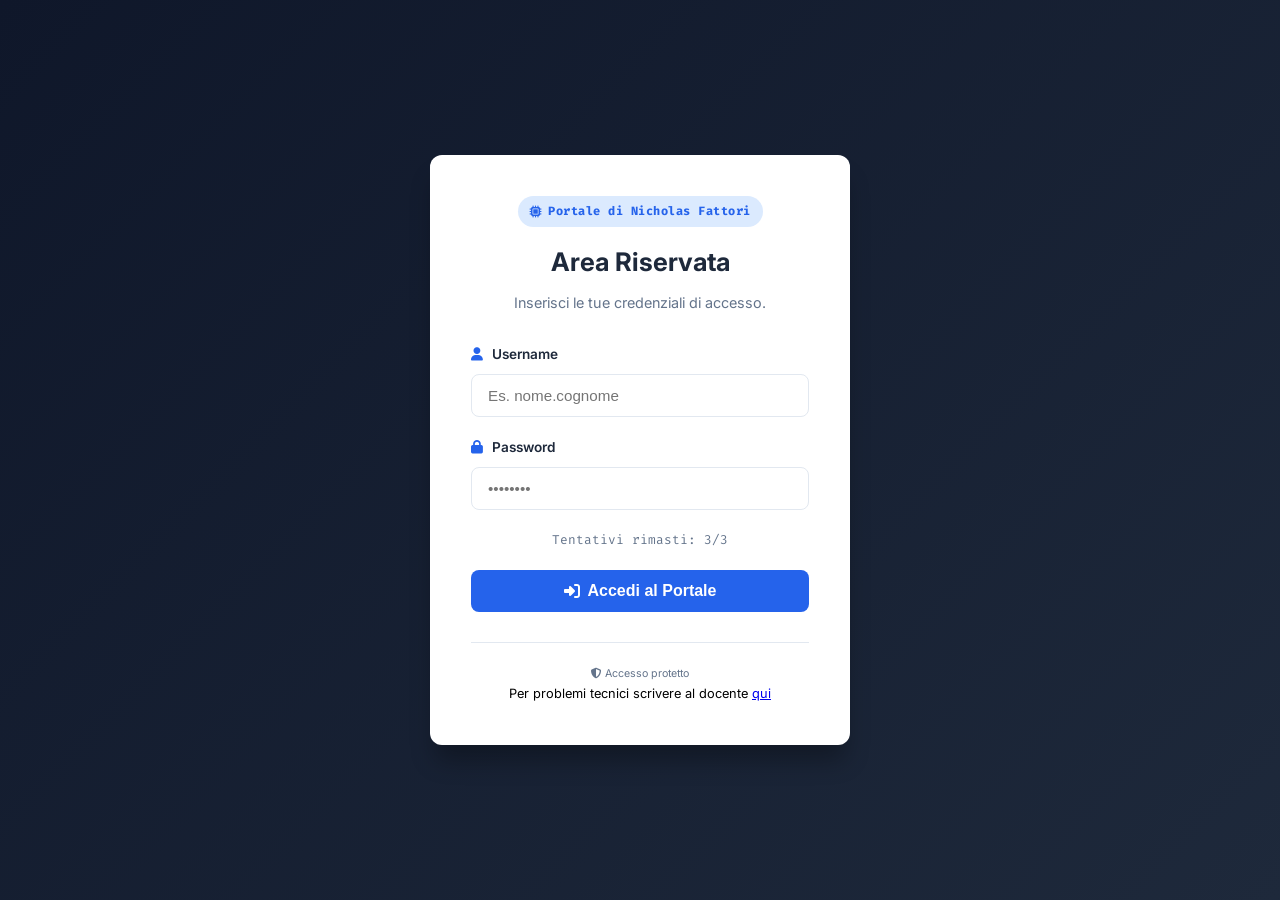
<file: index.html>
<!DOCTYPE html>
<html lang="it">
<head>
    <meta charset="UTF-8">
    <meta name="viewport" content="width=device-width, initial-scale=1.0">
    <title>Portale Didattico del Prof. Nicholas Fattori</title>
    <link rel="stylesheet" href="style.css">
    <link href="https://fonts.googleapis.com/css2?family=Inter:wght@300;400;500;600;700&family=Fira+Code:wght@400;500&display=swap" rel="stylesheet">
    <link rel="stylesheet" href="https://cdnjs.cloudflare.com/ajax/libs/font-awesome/6.4.0/css/all.min.css">
</head>
<body>

    <!-- SCRIPT DI PROTEZIONE ACCESSO -->
    <script>
        if (sessionStorage.getItem("isLoggedIn") !== "true") {
            window.location.href = "login.html";
        }
    </script>

    <div class="app-layout">
        <!-- SIDEBAR DI NAVIGAZIONE -->
        <aside class="sidebar" id="sidebar">
            <div class="sidebar-header">
                <div class="logo-icon"><i class="fa-solid fa-atom"></i></div>
                <div class="logo-text">
                    <h2>Portale didattico</h2>
                    <span>Prof. Nicholas Fattori</span>
                </div>
                <button class="close-sidebar" id="closeSidebar"><i class="fa-solid fa-xmark"></i></button>
            </div>

            <nav class="sidebar-nav">
                <a href="#home" class="nav-item active" data-section="home">
                    <i class="fa-solid fa-house"></i> Home
                </a>
                <a href="#elettrotecnica" class="nav-item" data-section="elettrotecnica">
                    <i class="fa-solid fa-bolt"></i> Elettrotecnica
                </a>
                <a href="#elettronica" class="nav-item" data-section="elettronica">
                    <i class="fa-solid fa-microchip"></i> Elettronica
                </a>
                <a href="#impiantistica" class="nav-item" data-section="impiantistica">
                    <i class="fa-solid fa-network-wired"></i> Impiantistica
                </a>
                <a href="#laboratorio" class="nav-item" data-section="laboratorio">
                    <i class="fa-solid fa-flask-vial"></i> Laboratorio
                </a>
            </nav>

            <div class="sidebar-footer">
                <div class="user-info">
                    <i class="fa-solid fa-user-gear"></i>
                    <div>
                        <strong id="userNameDisplay">Docente</strong>
                        <small id="userRoleDisplay">Amministratore</small>
                    </div>
                </div>
                <button id="logoutBtn" class="btn-logout" title="Esci dal portale">
                    <i class="fa-solid fa-right-from-bracket"></i>
                </button>
            </div>
        </aside>

        <!-- CONTENUTO PRINCIPALE -->
        <main class="main-content">
            <!-- TOPBAR MOBILE & DESKTOP -->
            <header class="topbar">
                <button class="menu-toggle" id="menuToggle"><i class="fa-solid fa-bars"></i></button>
                <div class="breadcrumb">
                    <span id="currentSectionTitle">Home Dashboard</span>
                </div>
                <div class="topbar-right">
                    <span class="status-indicator"><span class="dot"></span> Sistema Attivo</span>
                </div>
            </header>

            <!-- AREE CONTENUTO (Sezioni) -->
            <div class="content-body">

                <!-- 1. SEZIONE HOME -->
                <section id="sec-home" class="content-section active">
                    <div class="hero-card">
                        <div class="hero-text">
                            <span class="badge-tag">Benvenuto nel portale didattico</span>
                            <p>Naviga attraverso le sezioni per trovare gli argomenti di studio.</p>
                            </div>
                       
                        <div class="hero-graphic">
                            <i class="fa-solid fa-cubes-stacked floating-icon"></i>
                        </div>
                    </div>

                    <div class="section-title-wrapper">
                        <h2><i class="fa-solid fa-compass"></i> Accesso Rapido alle Aree</h2>
                        <p>Scegli la sezione di interesse ed inizia ad esplorare i contenuti.</p>
                    </div>

                    <div class="cards-grid">
                        <div class="nav-card" onclick="switchSection('elettrotecnica')">
                            <div class="card-icon"><i class="fa-solid fa-bolt"></i></div>
                            <h3>Elettrotecnica</h3>
                            
                            <span class="card-link">Accedi alla sezione <i class="fa-solid fa-arrow-right"></i></span>
                        </div>

                        <div class="nav-card" onclick="switchSection('elettronica')">
                            <div class="card-icon"><i class="fa-solid fa-microchip"></i></div>
                            <h3>Elettronica</h3>
       
                            <span class="card-link">Accedi alla sezione <i class="fa-solid fa-arrow-right"></i></span>
                        </div>

                        <div class="nav-card" onclick="switchSection('impiantistica')">
                            <div class="card-icon"><i class="fa-solid fa-network-wired"></i></div>
                            <h3>Impiantistica</h3>
                            <span class="card-link">Accedi alla sezione <i class="fa-solid fa-arrow-right"></i></span>
                        </div>

                        <div class="nav-card" onclick="switchSection('laboratorio')">
                            <div class="card-icon"><i class="fa-solid fa-flask-vial"></i></div>
                            <h3>Laboratorio</h3>
                            <span class="card-link">Accedi alla sezione <i class="fa-solid fa-arrow-right"></i></span>
                        </div>
                    </div>
                </section>

                <!-- 2. SEZIONE ELETTROTECNICA -->
                <section id="sec-elettrotecnica" class="content-section">
                    <div class="section-header-box">
                        <div>
                            <h2><i class="fa-solid fa-bolt"></i> Elettrotecnica</h2>
                        </div>
					</div>
					<div>
                        <h3>Come nasce la magia: la teoria dell'atomo</h3>
<p>Parlare di elettricità, significa studiare la nostra quotidianità, un fenomeno così comune da nemmeno pensare che cos’è e da dove viene. È un elemento fondamentale riscontrabile nella struttura della materia. Dobbiamo dunque introdurre l’atomo, la più̀ piccola particella fisica in cui può̀ essere divisa la materia, costituito da un nucleo che contiene neutroni e protoni e da elettroni che girano su orbite attorno al nucleo.</p>
<div class="container">
<img src="atomo.gif" width="250" height="250" alt="Animazione di un atomo" />
</div>
<p align="center"> Struttura di un atomo</p>


<p>Gli elettroni ruotano intorno al nucleo alla velocità della luce e sono mantenuti in orbita dalle cariche positive dei protoni posti al centro, capendo subito che tutto questo è possibile in quanto cariche diverse (o comunque non simili) si attraggono. I neutroni non partecipano in quanto elettricamente neutri.</p>
<p>Quando un atomo più complesso presenta più orbite, gli elettroni delle orbite interne sono definiti elettroni legati, perché non sono facilmente influenzabili, al contrario gli elettroni più esterni sono chiamati elettroni liberi.</p>
<p>La teoria dell’elettrone indica che l’elettricità è il movimento degli elettroni ipotizzando, dunque, che gli effetti elettrici siano dovuti al movimento di elettroni da un punto ad un altro, movimento causato da un eccesso o da una mancanza di essi in un determinato posto. </p>
<p>Se si crea un percorso che consente agli elettroni di muoversi da un materiale carico negativamente ad uno carico positivamente, gli elettroni fluire creando una corrente elettrica, che continuerà finché il percorso non è rotto oppure la carica elettrica diventa uguale in entrambi i materiali. </p>
<p>Un <b>circuito </b>è un percorso completo per il flusso della corrente elettrica, compresa la sorgente di tensione. Se in qualche maniera si crea un’interruzione nel circuito, il flusso di corrente si ferma. I tipi fondamentali di circuiti sono: in <b>serie</b>, quando la corrente può̀ fluire in un solo percorso per completare il circuito, o in <b>parallelo</b> quando sono presenti tanti percorsi per il flusso della corrente, che chiamiamo rami. Nel caso di una combinazione di questi due circuiti parliamo semplicemente di circuito serie-parallelo.  </p>
<div class="container">
  <img src="serie.gif" alt="Lampadine in serie" >
  <img src="parallelo.gif" alt="Lampadine in parallelo">
</div>
<p align="center"> Lampadine in serie (a sinistra) e in parallelo (a destra)</p>

<p>La quantità di elettroni che passa da un atomo all’altro per unità di tempo si chiama intensità elettrica con unità di misura l’<b>Ampère</b> (A) e significa che passano 6,23 trilioni di elettroni (1 <b>Coulomb</b>) in un secondo. La tensione di un corpo è la carica elettrica positiva o negativa che ha per unità di volume, misurabile in <b>Volt</b> (V), parliamo quindi di differenza di tensione o di potenziale che esiste tra due corpi, perché, quando a contatto, il passaggio di elettroni verso il corpo più positivo che li attrae dipende esclusivamente dalla ddp tra i due.</p>
<p>La legge di Ohm quantifica il valore dell’intensità̀ elettrica (A) che si crea collegando due corpi con ddp (V) attraverso un file conduttore che presenta una determinata resistenza al passaggio degli elettroni, misurata in <b>Ohm</b> (Ω). </p>
<div class="container">
  <img src="ohm.png" width="250" height="250" alt="Leggi di Ohm" >
</div>
<p align="center"> Le leggi di Ohm</p>
<p>Tutte le volte che una forza determina un moto, si compie un lavoro. Parlando di elettricità questa forza la chiamiamo <b>elettro-motrice</b> (fem) e il moto è il movimento degli elettroni. La potenza è proprio la rapidità nel fare questo lavoro. La potenza elettrica si misura in <b>Watt </b>formula P = A x V ed indica la capacità di un dispositivo a convertire l’energia elettrica in qualche altra forma di energia come calore (saldatura) o luce (la lampadina). Più potenza viene utilizzata più calore è prodotto, ma deve essere subito dissipato altrimenti il dispositivo si surriscalda e può danneggiarsi.</p>
<p>Una rete (più circuiti serie e parallelo insieme) qualunque di conduttori può essere sempre pensata come un insieme di nodi e maglie. Un nodo è un punto in cui convergono più conduttori. Con maglia si intende il percorso che si ottiene partendo da un modo e muovendosi lungo i conduttori della rete per tornare al punto di partenza (senza fare lo stesso percorso). Queste premesse per introdurre i due principi di <b>Kirchhoff</b>.</p>

<ul>
<li> I° principio: la somma algebrica delle correnti confluenti in un nodo di un circuito elettrico è sempre nulla (con positive le correnti entranti e negative quelle uscenti) in quanto non esiste accumulo di carica in un nodo in un certo intervallo di tempo quella che entra deve uscire.</li> 
<p> </p>
<li> II° principio: lungo una maglia la somma di tutte le ddp ai capi dei suoi elementi è nulla e deriva direttamente dall’applicazione della legge di Ohm ai singoli elementi.</li>
</ul>

<p><b>Partitore di tensione</b>: circuito elettrico con due o più resistenza collegate in serie ad un generatore che fornisce una fem pari a V (tensione che si ripartirà̀ sulle varie resistenze in funzione del valore che assumono). </p>
<p><b>Partitore di corrente</b>: la corrente si ripartisce tra due resistori in parallelo in proporzione inversa al valore della loro resistenza, possiamo dunque affermare che la corrente scorre di più nella resistenza più piccola, perché ha una conduttanza maggiore.</p>

<h2>Corrente alternata (AC)</h2>
						<div class="container">
  <img src="alternata.jpeg" width="500" height="300" >
</div>
<p>In questo caso tensione e corrente variano periodicamente nel tempo invertendo la loro polarità. La tipica forma d'onda sinusoidale è rappresentabile dalle formula:</p>
<p>v(t) = 𝑉𝑚𝑎𝑥 ​sin(ωt + φ)</p>
<p>Dove:
   <li>𝑉𝑚𝑎𝑥 = valore massimo (picco)</li>
   <li>ω = 2πf = pulsazione</li>
	<li>𝑓 = frequenza (Hz)</li>
   <li>φ = fase iniziale</li>​</p>
<p>Il periodo (T) è la durata di una singola oscillazione completa (positiva e negativa) misurata in secondi (s).</p>
<p>T = 1/𝑓</p>
<p>La frequenza (𝑓) indica la velocità con cui la corrente cambia direzione, ovvero quanti cicli avvengono in un secondo. E' pari all'inverso del periodo e viene misurata in Hertz (Hz). </p>
<p>𝑓 = 1/T</p>
<p>In Italia: T = 1/50 ​= 20 ms</p>
<p>La pulsazione (ω) è la velocità angolare espressa in rad/s definita come 2πf.</p>
<p>Nello studio della corrente alternata il valore efficace rappresenta il valore che avrebbe una tensione continua capace di produrre gli stessi effetti. Ipotizzando di alimentare (AC) un carico resistivo si produrrà della dissipazione (Joule), il valore efficace di f.e.m. alternata rappresenta il valore di una tensione continua in grado di produrre lo stesso effetto (dimostrato valga circa il 70%).</p>
<p>Veff = Vmax / √2</p>
<p>Lo sfasamento nella corrente alternata è la differenza (temporale o angolare) tra l'onda sinusoidale della tensione e della corrente indicando, dunque, che i picchi e gli zeri di tensione e corrente, non avvengono simultaneamente, a causa di componenti induttivi e capacitivi. Gli induttori ritardano la corrente, i condensatori la anticipano rispetto alla tensione. Uno sfasamento elevato richiede una maggiore potenza reattiva dal fornitore, riducendo l'efficienza dell'impianto, che deve essere corretta tramite rifasamento.</p>
<p>Nei circuiti in ca la corrente assorbita da un carico può essere rappresentata da due componenti: </p>
<li>componente attiva in fase con la tensione di alimentazione direttamente correlata al lavoro utile svolto</li>
<li>componente reattiva in quadratura rispetto alla tensione, serve a produrre il flusso necessario a convertire le potenze attraverso campo elettrico o magnetico, ed è un indice di scambio energetico tra alimentazione ed utilizzatore</li>
<p>In un impianto elettrico utilizzatore occorre generare e trasportare, oltre alla potenza utile P, anche una certa potenza reattiva Q, indispensabile per la conversione dell'energia elettrica, ma non fruibile dall'utilizzatore, poichè scambiata con la rete.</p>			
<p>Potenza generata e trasportata insieme costituiscono la potenza apparente S.</p>
<p>Si definisce fattore di potenza il rapporto tra la componente attiva ed il valore totale della corrente e corrisponde all'angolo di fase tra la tensione e la corrente.</p>
<p>Rifasare significa agire per incrementare il fattore di potenza in una specifica sezione dell'impianto, fornendo localmente la potenza reattiva necessaria al fine di ridurre, a pari potenza utile richiesta, il valore della corrente e quindi la potenza transitante a monte della rete.</p>
<li>Potenza istantanea: p(t)=v(t)⋅i(t)</li>
<li>Potenza attiva (W), la potenza effettivamente consumata da un carico per svolgere un lavoro: P = V⋅I⋅cosφ </li>
<li>Potenza reattiva (VAR), la potenza di ogni ciclo necessaria per mantenere campo elettromagnetico: Q = V⋅I⋅sinφ </li>
<li>Potenza apparente (VA), potenza totale erogata al carico che scorre nel circuito: S = V⋅I </li>
						<div class="container">
  <img src="bobinatesla.jpeg" width="700" height="300" >
</div>
<p>Un carico trifase formato da tre impedenze è detto equilibrato se quest'ultime sono uguali tra loro e faranno scorrere correnti che formeranno una terna equilibrata avente caratteristiche di ugual valore efficace, sfasamento di 120° tra loro e somma zero.</p>
<p>I carichi trifase possono essere collegati a stella quando le tre impedenze sono collegate ai tre conduttori di fase e ad un morsetto in comune che va collegato al neutro se il carico è squilibrato, o a triangolo se le tre impedenze sono collegate a due a due ai conduttori di fase.</p>
<div class="container">
  <img src="stellatriangolo.png" width="450" height="250" alt="Carichi trifase a stella e a triangolo" >
</div>
						<div>
<iframe class="iframe-responsivo" src="percorsocorrente.html" title="Il percorso della corrente elettrica per arrivare alle nostre case" loading="lazy"></iframe>

						</div>
<h3> Materiale </h3>
<ul>
<li> Esercizi 1 e 2: <a href="Eserciziario1.pdf" target="_blank" title="Eserciziario 1">scarica il file</a></li>
<p><b>Soluzioni: </b> <a href="SoluzioniEserciziario1.pdf" target="_blank" title="Soluzioni Eserciziario 1">qui</a></p>
<li> Esercizi 2 e 3: <a href="Eserciziario2.pdf" target="_blank" title="Eserciziario 2">scarica il file</a></li>
<p><b>Soluzioni: </b> <a href="SoluzioniEserciziario2.pdf" target="_blank" title="Soluzioni Eserciziario 2">qui</a></p>
<li> Esercizi 3 e 4: <a href="Eserciziario3.pdf" target="_blank" title="Eserciziario 3">scarica il file</a></li>
<p><b>Soluzioni: </b> <a href="SoluzioniEserciziario3.pdf" target="_blank" title="Soluzioni Eserciziario 3">qui</a></p>
<li> Esercizi su partitori di tensione e di corrente (con soluzione): <a href="Eserciziario4conSoluzioni.pdf" target="_blank" title="Eserciziario 4 con Soluzioni">scarica il file</a></li>
<p> </p>
<li> Esercizi su principi di Kirchhoff (con soluzione) <a href="EsercizioKirchhoffSvolto.pdf" target="_blank" title="Esercizio Kirchhoff Svolto">scarica il file</a></li>
<p> </p>
<li> Esercizi svolti su circuiti RC - RL: <a href="eserciziRC-RL.pdf" target="_blank" title="Esercizi RC - RL">scarica il file</a></li>
           <li> Macchine elettriche: <a href="5.pdf" target="_blank" title="Macchine elettriche">scarica il file</a></li>

	
<li> Domande per simulazione colloquio orale: <a href="DomandeSimulazioneOrale.pdf" target="_blank" title="Domande per colloquio orale">scarica il file</a></li>
		</ul>
                    </div>

                </section>

                <!-- 3. SEZIONE ELETTRONICA -->
                <section id="sec-elettronica" class="content-section">
                    <div class="section-header-box">
                        <div>
                            <h2><i class="fa-solid fa-microchip"></i> Elettronica</h2>
                        </div>
					</div>
					<div>
                <h2>Giunzione PN</h2>
<p>Una giunzione p-n si costruisce mettendo in stretto contatto due semiconduttori estrinsechi (=estranei), uno drogato p, l’altro n. Il semiconduttore positivo ha prevalentemente lacune, mentre quello di tipo n ha elettroni. Per la presenza di portatori di carica liberi da entrambi i lati, prende avvio un processo di diffusione per cui gli elettroni si spostano dal lato n al lato p e la lacune, invece, nel verso opposto. Tutto questo accade fino a quando non si raggiunge una nuova situazione di equilibrio. La proprietà più importante di un dispositivo così creato, consente il passaggio di corrente elettrica solo in una direzione e non nell’altra.</p>
<div class="container">
<img src="giunzione.png" width="350" height="250" alt="Giunzione PN" />
</div>
<h2>Teoria delle bande</h2>
<p>I semiconduttori sono materiali capaci di controllare la loro conducibilità in funzione della struttura chimica e la presenza di materiali droganti. A differenza dei conduttori, nei semiconduttori gli elettroni devono acquisire energia per attraversare il gap energetico (o banda proibita) e raggiungere così la banda di conduzione. La banda proibita (come visibile in figura) è un intervallo di energia tra banda di valenza e banda di conduzione. Classifichiamo i semiconduttori in base, dunque, alla loro performance in questo gap tra le due bande.</p>
<div class="container">
<img src="fermi.png" width="400" height="200" alt="Teoria delle bande" />
</div>
<p>La struttura a bande elettroniche è definita dal comportamento di elettroni e lacune in un reticolo cristallino. Descrive l’intervallo di livelli di energia che gli elettroni possono (o non) assumere all’interno.</p>
<p>A temperatura assoluta zero, tutti gli elettroni in un semiconduttore si trovano nella banda di valenza e, dunque, non ci sono elettroni liberi nella banda di conduzione. Ma, a temperatura ambiente o superiori, alcuni elettroni inizialmente nella banda di valenza, possono essere eccitati da fonti di energia esterna come un campo elettrico, saltando nella banda di conduzione, e lasciando nella posizione originale nella banda di valenza, una lacuna.
Il comportamento di questi portatori di carica è influenzato da fattori come struttura cristallina, tipologia di drogaggio, temperatura o difetti/impurità nel reticolo cristallino.</p>
<p>I semiconduttori intrinseci hanno un numero perfettamente bilanciato di elettroni liberi e lacune, e la loro conducibilità aumenta esponenzialmente con la temperatura. I semiconduttori estrinseci (drogati con impurità) hanno una concentrazione molto più alta di elettroni liberi o lacune, avendo di conseguenza, una notevole conducibilità che li rende perfetti per i dispositivi elettronici. Per livello di Fermi si intende il lavoro necessario per modificare l’energia interna di un sistema aggiungendo un elettrone al corpo. Nei metalli, si intende il livello energetico più alto occupato. </p>
<h2>Resistore</h2>
<p>E' un componente elettrico passivo che limita il flusso di corrente in un circuito. Il valore resistivo è misurato in Ohm (<b>Ω</b>). Le più comuni a film di carbone (vedi foto) presentano un nucleo ceramico rivestito da una sottile pellicola di carbonio. I resistori variabili vengono chiamati potenziometri.</p>
<div class="container">
<img src="resistore.jpg" width="400" height="200" alt="Foto di una resistenza" />
</div>
<h2>Condensatore</h2>
<p>I condensatori possono immagazzinare l'energia elettrica caricandosi e scaricandosi. L'energia liberata può essere paragonata a quella di una batteria, ma l'unico modo per controllarla è sviluppare un circuito di comando. Per controllare, invece, la velocità di carica e scarica sono sufficienti una sorgente di tensione e dei resistori in serie.</p>
<div class="container">
<img src="armatura.gif" width="400" height="200" alt="Costruzione di un condensatore" />
</div>
<p> Le due piastre in figura separate da un materiale isolante detto <b>dielettrico</b> formano un condensatore, che immagazzina elettricità.</p>
<p> La carica che può essere immagazzinata è proporzionale alla tensione applicata ed alla capacità (misurata in <b>Farad</b>) del condensatore che dipende da:</p>
<ul>
<li> distanza che separa le piastre </li>
<li> dimensione delle piastre </li>
<li> natura del dielettrico </li>
</ul>
<p> La forza esercitata dagli atomi del dielettrico applicata una tensione sulle piastre, se grande, consente agli elettroni di distaccarsi e la corrente può fluire tra le due piastre, nonostante la natura isolante del dielettrico, e la chiamiamo tensione di rottura o di <b>breakdown</b>.</p>
<p> La capacità di condensatori collegati in <b>parallelo</b> uguaglia la somma delle singole capacità.</p>
<p> Condensatori collegati in <b>serie</b> hanno una capacità totale uguale al reciproco della somma dei reciproci delle singole capacità.</p>
<div class="container">
<img src="parallelo.png" width="300" height="150" alt="Formula condensatori in parallelo" />
<img src="serie.png" width="300" height="150" alt="Formula condensatori in serie" />


</div>
<p align="center"> Formula capacità in parallelo (a sinistra) e in serie (a destra).</p>
<p> I condensatori possono essere di diverse tipologie: </p>
<ul>
<li> ceramici --> molto diffusi per la loro compattezza e stabilità, ideali per circuiti ad alta frequenza</li>
<li> elettrolitici --> usano un liquido/gel come dielettrico e hanno un'alta capacità per le dimensioni, ma sono polarizzati (devono essere collegati rispettando polarità positiva e negativa)</li>
<li> a film (poliestere) --> utilizzano un film plastico come dielettrico, sono stabili, affidabili e con tolleranza alle alte temperature </li>
<li> al tantalio --> Sottocategoria degli elettrolitici, sono di piccole dimensioni e offrono alta capacità, ma sono polarizzati </li>
</ul>
<div class="container">
<img src="tipi.png" width="350" height="150" alt="Diverse tipologie di condensatori" />
</div>
<p> I condensatori sopra sono definiti fissi, ma ne esistono anche variabili, in quanto all'interno del circuito possono variare la loro capacità.</p>

<h2>Diodo</h2>
<p>Un diodo è un componente passivo semiconduttore che consente alla corrente di circolare in un’unica direzione, impendendo la circolazione nella direzione opposta. Potremmo dire che si comporta come un interruttore unidirezionale. Sono chiamati anche raddrizzatori, perché modificano la corrente alternata (AC) in corrente continua pulsante (DC), ossia una corrente che un’istante c’è e quello successivo non c’è più, ripetendosi numerose volte al secondo in rapida successione.</p>
<p>I diodi hanno una polarità determinata da un anodo (terminale positivo) e da un catodo (terminale negativo). Quando un diodo permette il flusso di corrente è polarizzato in modo diretto, quando invece polarizzato inversamente, funziona da isolante non consentendo passaggio di corrente.</p>
<p>In riferimento alle ultime esperienze laboratoriali, il diodo serve a proteggere il transistor dalla corrente prodotta dal motore una volta che, terminata l’alimentazione, ruoterà per inerzia. Si precisa inoltre, che, senza il diodo, la tensione che attraversa il motore potrebbe aumentare quanto basta per danneggiare il transistor usato per pilotarlo (ovviamente quantitativamente si diversifica a seconda del transistor utilizzato). Il diodo utilizzato nelle nostre ultime esperienze laboratoriali è il 1N4007, un diodo raddrizzatore utilizzato come valvola di non ritorno a senso unico. Questo diodo è elettricamente compatibile con altri diodi raddrizzatori della famiglia 1N400x.
</p>
<div class="container">
<img src="diodi.png" width="400" height="200" alt="Tipologie di diodi" />
</div>
<h3>Tipi di diodi</h3>
<li><b>diodo zener: </b>caratterizzato da una tensione inversa di breakdown (regione), detta tensione di Zener, particolarmente stabile e definita, tipicamente utilizzato come stabilizzatore della tensione, per creare circuiti regolatori con tensioni costanti, partendo da tensioni più elevate</li>
<li><b>diodo schottky: </b>costituito da una giunzione metallo-semiconduttore, come alluminio in giunzione a silicio drogato (tipo n), offre ottime prestazioni di commutazione, molto usato in forma discreta (ossia singolarmente) e nei circuiti integrati ed è caratterizzato da una tensione di soglia minore ed un tempo di recupero inverso</li>
<li><b>diodo varicap:</b>diodi utilizzati come capacità variabili, effetto dipendente dalla tensione di polarizzazione inversa in prossimità della giunzione, trovano applicazione in alta frequenza (circuiti moltiplicatori), in amplificatori radiofrequenza e oscillatori</li>     
<li><b>diodo emettitore di luce (led): </b>dispositivo a giunzione con particolari materiali semiconduttori, che emette radiazioni luminose quando attraversato da corrente, in un diodo polarizzato direttamente scorre una corrente diretta dovuta al movimento contemporaneo di elettroni verso la zona p e di lacune verso la zona n</li>
<li><b>foto diodo: </b>diodo sensibile alle radiazioni luminose, che a contatto con il fotodiodo polarizzato inversamente, crea numerosi portatori liberi, trova impiego nei controlli ottici e nel campo delle telecomunicazioni come terminale di fibre ottiche </li>
<p> </p>
<div class="container">
<img src="tipidiodi.png" width="400" height="200" alt="Simbologie grafiche diodi" />
</div>
<p>Esempio datasheet: <a href="Diodo1N4007.pdf" target="_blank" title="Datasheet 1N4007">Diodo 1N4007</a></p>
<p>Calcolo resistenza su caduta di tensione led <a href="EsercizioCalcoloResistenzaLed.pdf" target="_blank" title="Caduta di tensione resistenza led">esercizio svolto</a></p>
<h2>Relè</h2>
<p>E' un dispositivo pilotato a distanza che consente di commutare più circuiti, sia separatamente che in gruppo. Potrebbe essere paragonato ad un interruttore, con la differenze che, il suo comando, avviene in modo automatico tramite un apposto circuito, e grazie alla corrente elettrica.</p>
<p>Il relè è composto da una bobina di filo di rame (con due terminali) avvolta intorno ad un nucleo di materiale ferromagnetico, e da una serie di contatti elettrici azionabili dall’apposita staffa.</p>
<p>La corrente percorre la bobina, il nucleo si magnetizza e attrae a sé la staffa, che a sua volta sposta la lamella centrale dei contatti operando una commutazione, quindi uno spostamento.</p>
<div class="container">
<img src="rele.jpg" width="300" height="150" alt="Un relè" />
</div>
<p>Comunemente le tensioni di funzionamento sono di 5, 12 o 24V.</p>
<h2>Transistor</h2>
<p>Considerato il componente elettronico per eccellenza. Prima delle sua invenzione, i circuiti elettronici utilizzavano valvole termoioniche.</p>
<p>E’ stato il primo componente elettronico attivo (perché a partire da una fonte esterna in ingresso restituisce in uscita un segnale più potente) inventato. Alcuni metalli, una volta portati ad alte temperature, emettono degli elettroni liberi che fluiscono all’interno della valvola (verosimilmente possiamo paragonarle alle vecchie lampadine a incandescenza).</p>
<p>Il primo transistor risale al 1925 costruito in Canada da Liliefeld, realizzato mettendo a contatto due elettrodi puntiformi con un diaframma di germanio di tipo N (come già si faceva per il diodo), successivamente si iniziò ad utilizzare anche il noto silicio, dimostratosi da subito molto più versatile ed efficiente. Negli anni ’70 inizia la corsa ai circuiti integrati (logici) il flip-flop ne è l’esempio più classico ed in seguito i circuiti analogici. Oggi in un millimetro quadrato troviamo integrati milioni di transistori che svolgono diverse funzioni.</p>
<p>Gli elementi base sono semiconduttori: germanio e silicio, come già detto. A differenza dei conduttori, come sappiamo, qui sono presenti pochi elettroni in movimento libero. Dove l’elettrone si sposta lascia una lacuna nell’atomo, cioè di carica positiva, pari a quella dell’elettrone, ovviamente con segno opposto. Elettroni e lacune sono in numero pari nel semiconduttore puro. Se lo droghiamo con un elemento che crea eccesso di elettroni (cariche negative) o protoni (positive) otteniamo semiconduttori drogati rispettivamente di tipo N e di tipo P.</p>
<p>Un transistor si ottiene con doppia giunzione. E’ un componente elettronico con 3 piedini, rappresentanti base (B), emettitore (E) e collettore (C), riscontrabili anche nella foto sotto riportata. Il terminale di base è detto “collegamento fra le teste” e si dividono in NPN e PNP.</p>
<div class="container">
<img src="transistor.png" width="300" height="150" alt="Un transistor" />
</div>
<p>Cominciando dal transistor NPN (a sinistra) osserviamo che la corrente, proveniente dal polo positivo, entra nel collettore, una seconda corrente definita “di comando” entra nella base. Dall’emettitore esce quindi una corrente ie = ic + ib, che torna al polo negativo dell’alimentazione.
Nel caso del transistor PNP è necessario montarlo rovesciato, e dunque la corrente proveniente dal polo positivo entrerà nell’emettitore. Parte di questa uscirà poi dalla base, costituendo la corrente di comando ib. Mentre nel transistor npn la corrente è entrante, nel transistor pnp osserviamo dunque che la corrente di base è uscente.
</p>
<p>Le lettere PNP e NPN mostrano la tensione richiesta dai tre componenti. Nel transistor NPN la corrente di conduzione è principalmente di elettroni (infatti ha una conduzione più alta, in quanto gli elettroni sono più mobili), mentre nel PNP la corrente di conduzione è dovuta ai fori. Quindi, nel transistor NPN la corrente scorre dal collettore all’emettitore poiché l’alimentazione positiva è data alla base, mentre nel transistor PNP la corrente scorre dall’emettitore al collettore.</p>
<h3>Transistor BJT</h3>
<p>Detto transistor a giunzione bipolare è largamente usato nel campo elettronico analogico principalmente come amplificatore di corrente e interruttore. Costituisce la famiglia più diffusa insieme al transistor ad effetto di campo, è in grado di offrire una maggiore corrente in uscita con lo svantaggio però, di non avere il terminale isolato (gate).</p>
<p>Può controllare la corrente che lo attraversa mediante applicazione di tensione tra i suoi terminali. Tale dispositivo coinvolge sia gli elettroni, sia le lacune (portatori di carica maggioritari) e pertanto è detto bipolare. Viene spesso utilizzato come interruttore adatto per attivare o disattivare circuiti o trasduttori ad esempio (i trasduttori o sensori sono dispositivi che acquisiscono in ingresso una grandezza fisica esprimendo in uscita una grandezza elettrica con valore di funzione della grandezza entrante). In tutte le applicazioni il funzionamento di un transistor è legato a due particolari strati di giunzione bipolare: saturazione (ON) e interdizione (OFF).</p>
<p>Nella saturazione è indispensabile che le due giunzioni siano polarizzate direttamente (ON). Nell’interdizione il transistor non conduce (OFF), si verifica quando entrambe le giunzioni sono polarizzate inversamente.</p>
<div class="container">
<img src="bjt.png" width="300" height="200" alt="Transistor bjt" />
</div>
<p>Un transistor npn non può essere interdetto se la tensione V è minore o uguale a zero, mentre un altro di tipo pnp può considerarsi interdetto se la tensione V è maggiore o uguale a zero. Idealmente il transistor passa nello stato OFF ed ON e viceversa istantaneamente. Se si verificasse questo fenomeno non avremmo dispersioni di calore da parte del transistor, perché esso non assorbe potenza: nello stato di interdizione non passa corrente e nello stato di saturazione è presente una tensione nulla.</p>
<p>Nell’elettronica digitale il transistor è usato come amplificatore: una corrente di base controlla la corrente di collettore e, tenuto conto della resistenza tra collettore ed emettitore, una certa corrente base controlla la corrente che scorre tra collettore ed emettitore.</p>
<p>Riassumendo, un transistor in funzione della tensione di polarizzazione (tensione applicata alla base), può funzionare in tre zone:</p>
<li>INTERDIZIONE (interruttore aperto): resistenza massima tra collettore ed emettitore non permettendo passaggio di corrente tra due terminali</li>
<li>SATURAZIONE (interruttore chiuso): resistenza minima tra collettore ed emettitore, passaggio della massima corrente tra questi due terminali</li>
<li>LINEARE: zona usata nell’amplificazione dei segnali</li>
<p>Esempio datasheet: <a href="BC337.PDF" target="_blank" title="Datasheet BC337">Transistor BC337</a></p>
<h3>Transistor MOSFET</h3>
<p>Detto anche transistor a semiconduttore di ossido di metallo ad effetto campo. E’ un dispositivo che commuta o amplifica un segnale elettronico. Ha reso i computer molto più piccoli ed efficienti. I MOSFET sono cruciali per i segnali digitali e analogici e trovano impiego nei microprocessori e nei circuiti integrati. Fondamentali in logica digitale per i computer ad esempio, e impiegati invece come interruttori e resistori di precisione in campo analogico. Sono costituiti da un substrato di materiale semiconduttore (solitamente silicio) ed uno strato di metallo che separa lo strato centrale di ossigeno, su cui confluisce l’energia che scorre tra gli altri due strati. A questa struttura vengono affiancati i due terminali: source e drain.</p>
<div class="container">
<img src="mosfet.jpeg" width="400" height="200" alt="Transistor mosfet" />
</div>
<p>La tensione viene applicata alla fonte sullo strato metallico, quello di ossigeno serve come cancello che permette all’elettricità di fluire tra gli altri due strati. L’energia elettrica viene dissipata nello strato semiconduttore e trasferita ad una pletora di dispositivi che regolano funzioni logiche. Se non viene applicata elettricità alla sorgente, il MOSFET si spegne.</p>
<p>Il suo più notevole utilizzo è nei circuiti integrati, digitali e di memoria come RAM e ROM ed anche la CPU. E’ simile al transistor bipolare, presenta due varianti:</p>
<li>con drogaggio di tipo P chiamate PMOS e NMOS</li>
<li>utilizza transistori a effetto di campo metallo-ossido-semiconduttore con drogaggio di tipo N</li>
<p>Se usate entrambe le tipologie è denominato CMOS.</p>
<p>Il suo vantaggio è rappresentato dall'integrazione in circuiti di piccola scala e di diversa tipologia. Supporta sia tensioni positive e negative (può controllare oltre 2.000 Watt di potenza). Come contro è incline al surriscaldarsi date le grandi prestazioni elettriche e dunque potrebbe ridurre la performance nei circuiti.</p>
<h3>BJT vs MOSFET</h3>
<div class="container">
<img src="versus.png" width="400" height="150" alt="BJT vs MOSFET" />
</div>
<p>In elettronica digitale prevale nettamente il MOSFET per la principale caratteristica di essere auto-isolato dunque che può essere implementato nella stessa regione di silicio assieme ad altri componenti anche uguali senza interferire. Questo facilita la connessione serie e parallelo riducendo costi e complessità progettuale (ecco perché lo troviamo nei microchip), ma con i BJT non è possibile. Se invece necessitiamo di commutazione, trasferimento di potenza e convertitori di potenza è bene utilizzare un transistor BJT. Il BJT riesce a mantenere potenze fino a 2kW e correnti fino a 500A. C’è da considerare però, che per piccole potenze abbiamo bisogno di frequenze di commutazione elevate, dove il MOSFET rappresenta di nuovo la scelta ottimale. Ricapitoliamo:</p>
<li>MOSFET può gestire cambi di stato con frequenze nell’ordine dei MHz</li>
<li>BJT riesce a gestire frequenze di commutazione al di sotto dei 100 kHz</li>

<h2>Circuiti stampati</h2>
						<p>Immagina di aprire lo smartphone, la lavatrice o la centralina di un'auto: all'interno troverai una piastra verde (o di altri colori) costellata di piste di rame luccicanti e componenti saldati. Quella piastra è il PCB (Printed Circuit Board). Il PCB non è solo un supporto meccanico per tenere insieme i componenti elettronici: è il vero e proprio sistema nervoso del dispositivo. Il suo compito è fissare meccanicamente i componenti nella posizione corretta e collegare elettricamente i componenti tra loro tramite piste conduttive in rame, eliminando la necessità di un intricato insieme di cavi volanti.</p>
<p>Un circuito stampato è dunque un supporto isolante (solitamente fibra di vetro con resina epossidica, ossia che passa da stato liquido a solido diventando impermeabile, resistente e lucido) con piste di rame incise che collegano componenti elettronici.</p>
      <p>Una volta progettato in CAD, viene creato un substrato rivestendo una lastra di rame in entrambi i lati, applicando poi un photoresist, ossia un polimero che cambia le proprie proprietà strutturali a contatto con i raggi UV. Viene rimosso il rame non protetto (etching) e creati i fori che ospiteranno i componenti.</p>      
        <p>I fori vengono metalizzati e poi applicato uno strato protettivo di vari colori detto solder mask.</p>
           <p>I circuiti stampati differiscono per numero di strati (layers):</p>
            <li> monostrato </li>
            <li> bistrato </li>
            <li> multistrato </li>
            Inoltre possono essere:
            <li> rigidi </li>
            <li> flessibili </li>
            <li> semi-flessibili</li>
			<p>Il Silicio è il re incontrastato dei semiconduttori. Dal silicio (estratto dalla sabbia e purificato) si ricavano i diodi, i transistor e i circuiti integrati. Senza il silicio, la logica di calcolo dei nostri circuiti non esisterebbe. Nella microelettronica moderna, la miniaturizzazione spinta richiede elementi chimici particolari (come il neodimio, il tantalio, l'oro e vari metalli preziosi o terre rare) utilizzati nei condensatori ceramici, nei display e nei microprocessori. Poiché questi materiali sono scarsi e difficili da estrarre, il riciclo dei RAEE (Rifiuti da Apparecchiature Elettriche ed Elettroniche) è diventato cruciale per recuperare materie prime preziose e ridurre l'impatto ambientale.</p>
          <p>Quando progettiamo un circuito stampato, dobbiamo decidere come i componenti andranno a collegarsi alle piste di rame. Esistono due tecnologie principali:</p>
						<li>THT (Foro Passante): i piedini dei componenti attraversano i fori praticati nel PCB e vengono saldati sul lato opposto;</li>
						<li>SMD (Montaggio Superficiale): i componenti vengono appoggiati direttamente sulle piazzole di rame sulla superficie del PCB e saldati (spesso con pasta saldante e forni a rifusione).</li>
<p>Hai presente quando cammini su un tappeto e prendi la scossa toccando una maniglia? Quella piccola scarica di migliaia di volt (anche se con bassissima corrente) può distruggere permanentemente la giunzione interna di un chip in silicio, spesso senza lasciare segni visibili. Infatti i laboratori e nelle linee di montaggio si usano banchi antistatici, braccialetti di messa a terra, pavimenti dissipativi e imballaggi schermati. Molti circuiti integrati moderni integrano internamente diodi di protezione ESD.</p>
						<p>Ogni volta che una corrente variabile scorre in una pista, questa si comporta come una piccola antenna, emettendo onde elettromagnetiche (rumore) che possono disturbare altri circuiti vicini (o subire disturbi dall'esterno).</p>
<p>Come ci si difende:</p>

<li>Evitando piste troppo lunghe e parallele che fanno da accoppiamento capacitivo/induttivo;</li>

<li>Utilizzando grandi aree di rame connesse a massa per schermare i segnali sensibili;</li>

<li>Usando condensatori di disaccoppiamento vicini ai pin di alimentazione dei chip e schermature metalliche intorno alle parti a radiofrequenza.</li>
					<div>
<iframe class="iframe-responsivo" src="scheda_pcb_3d_didattica.html" title="Prototipo di pcb" loading="lazy"></iframe>

						</div>	
						<p>Come porte logiche è importante ricordare: </p>
            <li>AND -> 1 se tutti INPUT = 1 </li>
            <li>OR -> 1 se almeno uno = 1 </li>
            <li>NOT -> inversione </li>
            <li>XOR -> 1 se INPUT diversi </li>

            <p> Quando i circuiti integrati digitali hanno porte logiche caratterizzate dalla sola presenza di transistor bipolari si parla di tecnologia TTL (Transistor-Transistor Logic), più datata, che opera a 5V fissi con alto consumo.</p>
            <p> La tecnologia CMOS (Complementary MOS) più moderna e attuale, invece, usa MOSFET a basso consumo (soprattutto a riposo) funzionanti a 3-15V ed alta immunità ai rumori, ed ha un'impedenza di ingresso molto alta.</p>
          <p>Considerazione: la serie 74HCT è progettata specificamente per essere compatibile con i livelli di tensione TTL.</p>

            <p>Il trigger flip-flop è un circuito sequenziale che memorizza 1 bit usato in registri e contatori. Con più flip-flop si ottiene un counter.</p>
           <p>Esempi:</p> 
            <li> SR latch</li>
          <li> D flip-flop</li> 
          <li> JK flip-flop</li> 
          <li> T flip-flop</li> 
            <p>Le interferenze EMI sono disturbi elettromagnetici che degradano i segnali, causati ad esempio da switching, clock e motori.</p>
           <p>Le scariche elettrostatiche ESD sono causate da cariche accumulate (anche >10kV) e possono distruggere MOSFET, integrati e sensori.</p>
            <p>Il conformal coating è un rivestimento protettivo sottile applicato sulla scheda.</p>
            
            <h2>Teoria sui segnali</h2>
            <p>Nel nostro campo il funzionamento di sensori, centraline e attuatori si basa sull’elaborazione di segnali elettrici. Un segnale elettrico è una grandezza, solitamente una tensione o una corrente, che varia nel tempo e che trasporta un’informazione.
Un <b>segnale analogico</b> è un segnale che può assumere infiniti valori all’interno di un intervallo continuo. Questo tipo di segnale è particolarmente adatto a rappresentare fenomeni fisici reali, che cambiano gradualmente.
Esempio nell’auto: il sensore di temperatura del liquido di raffreddamento fornisce alla centralina una tensione analogica che varia, ipotizziamo, da 0,5 V (motore freddo) a 4,5 V (motore caldo). La variazione è continua e proporzionale alla temperatura.
            </p>
            
<p>Un segnale analogico può essere misurato con:</p>
<li> multimetro (lettura del valore istantaneo)</li>
<li> oscilloscopio (visualizzazione della variazione nel tempo) </li>
<p>Il principale svantaggio dei segnali analogici è la loro sensibilità ai disturbi elettrici, molto presenti nei veicoli auto o moto.</p>

<p>Un <b>segnale digitale</b> assume solo valori discreti, tipicamente due:</p>
<li> 0 logico (LOW)</li>
<li> 1 logico (HIGH)</li>
                
<p>Questi livelli corrispondono a specifici valori di tensione, ad esempio:</p>
<li> 0–1 V → LOW </li>
<li> 4–5 V → HIGH </li>
<p>Esempio inerente l’auto:  un sensore di velocità ruota ABS genera un impulso che corrisponde al passaggio di un dente della ruota fonica davanti al sensore.</p>

<p>Con un oscilloscopio si osserverebbe chiaramente una sequenza di impulsi, mentre con un multimetro si potrebbero leggere solo un valore medio, poco significativo.</p>

<h3>Graficazione dei segnali</h3>
<p>Per studiare un segnale elettrico si utilizza una rappresentazione grafica (come visto in classe):</p>
<li> sull’asse orizzontale (X) è riportato il tempo</li>
<li> sull’asse verticale (Y) è riportata la tensione</li>
                
<p>Questa rappresentazione permette di analizzare:</p>
<li> ampiezza del segnale</li>
<li> periodo e frequenza</li>
<li> forma d’onda</li>
                
<p>Nel settore automotive è fondamentale riconoscere a colpo d’occhio se un segnale è corretto o alterato.</p>

<h3>Studio del segnale su oscilloscopio</h3>

<p>L’oscilloscopio è lo strumento più importante per la diagnostica elettronica.
Con l’oscilloscopio è possibile:</p>
                
<li> osservare la forma del segnale</li>
<li> misurare tensione massima e minima</li>
<li> calcolare periodo e frequenza</li>
<li> individuare disturbi e anomalie </li>
                
<p>Esempio pratico: Durante la diagnosi di un iniettore, l’oscilloscopio permette di visualizzare l’impulso di comando proveniente dalla centralina e verificare:</p>

<li> durata dell’impulso</li>
<li> presenza di sovratensioni</li>
<li> corretto pilotaggio dell’attuatore</li>

<p>Il multimetro, in questo caso, non sarebbe sufficiente.</p>

<h3>Onda quadra </h3>

<p>L’onda quadra è un segnale periodico che alterna due livelli di tensione ben definiti.
È molto diffusa perché:</p>
<li> semplice da generare </li>
<li> facilmente riconoscibile</li>
<li> ideale per il controllo digitale</li>
<p>Esempio: Il segnale di comando di una elettrovalvola o di un relè è spesso un’onda quadra.

Parametri importanti:</p>
<li> livello alto</li>
<li> livello basso</li>
<li> periodo</li>
<li> frequenza</li>


<h3>Modulazione PWM (Pulse Width Modulation)</h3>

<p>PWM è una tecnica che consente di controllare la potenza fornita a un carico variando il tempo di attivazione del segnale, mantenendo costante l’ampiezza.
Concetto chiave:  non si cambia la tensione, ma per quanto tempo viene applicata.

Esempio nell’auto:  la velocità della ventola di raffreddamento o di un motore elettrico viene regolata variando il duty cycle del segnale PWM.</p>

<p>Misurazione elettrica:</p>
<li> con oscilloscopio → si vede chiaramente la variazione degli impulsi</li>
<li> con multimetro → si legge una tensione media</li>

<h3>Duty Cycle</h3>

<p>Il duty cycle rappresenta la percentuale di tempo in cui il segnale è attivo (ON) rispetto al periodo totale.

Esempi:</p>
<li> 20% → bassa potenza (attuatore poco attivo)</li>
<li> 50% → potenza media</li>
<li> 80% → alta potenza</li>
<p>Nel controllo degli iniettori benzina, la quantità di carburante iniettata dipende direttamente dal duty cycle.
</p>
<h3>Trasduttori</h3>

<p>Un trasduttore è un dispositivo che trasforma una grandezza fisica in un segnale elettrico o viceversa.

I sensori forniscono alla centralina informazioni sullo stato del veicolo.
    
Esempi nell’auto:</p>
<li> sensore di pressione collettore</li>
<li> sensore posizione farfalla</li>
<li> sensore temperatura aria </li>

<p>Gli attuatori trasformano il segnale elettrico in un’azione fisica.

Esempi:</p>
<li> iniettori</li>
<li> elettrovalvole</li>
<li> motorini elettrici</li>
                
<p>Sono spesso controllati tramite segnali PWM.</p>

<h3>Diagnostica centraline ECU</h3>

<p>Le centraline elettroniche controllano praticamente ogni sistema dell’auto moderna.
                
La comunicazione tra centraline avviene tramite reti:</p>
<li> CAN</li>
<li> LIN</li>
<li> FlexRay</li>
<p>Una corretta diagnosi richiede la conoscenza dei segnali elettrici e la capacità di interpretarli correttamente.</p>

<h3>Reti CAN BUS</h3>

<p>Nelle auto moderne sono presenti molte centraline elettroniche (ECU): motore, ABS, airbag, climatizzazione, quadro strumenti, ecc. Se ogni centralina fosse collegata alle altre con fili dedicati, il veicolo avrebbe:</p>
<li> chilometri di cablaggi</li>
<li> maggior peso</li>
<li> maggiore probabilità di guasti</li>

<p>Il CAN bus (Controller Area Network) nasce per permettere alle centraline di scambiarsi informazioni su una rete comune, riducendo cablaggi e aumentando l’affidabilità.</p>

<p>Il CAN bus è una rete di comunicazione seriale:</p>
<li> multi-master (tutte le centraline possono trasmettere)</li>
<li> basata su messaggi (non su indirizzi)</li>
<li> molto robusta ai disturbi elettrici</li>
<p>È stato sviluppato per funzionare in ambienti “ostili” come l’automotive (vibrazioni, rumore elettrico, temperature elevate).</p>

<p>Il CAN utilizza due fili intrecciati:</p>
<li> CAN High (CAN-H)</li>
<li> CAN Low (CAN-L)</li>

<p>Alle estremità della rete sono presenti resistenze di terminazione da 120 Ω, necessarie per evitare riflessioni del segnale.</p>

<p>Guasti: </p>
<li> interruzione di un filo CAN-H o CAN-L</li>
<li> corto a massa o a positivo</li>
<li> resistenza di terminazione errata</li>

<p>Controlli tipici: </p>
<li>resistenza tra CAN-H e CAN-L ≈ 60 Ω (due resistenze da 120 Ω in parallelo)</li>

<p>Con l’oscilloscopio si osservano due segnali speculari.</p>
					</div>
					<p> </p>
 <div>

		<h2>Mappe concettuali:</h2>
				 <ul>
            <li> Condensatori: <a href="condensatori.pdf" target="_blank" title="Condensatori">scarica il file</a></li>
           
            <li> Diodi: <a href="diodi.pdf" target="_blank" title="Diodi">scarica il file</a></li>
           
            <li> Circuiti raddrizzatori: <a href="circuitiraddrizzatori.pdf" target="_blank" title="Circuiti raddrizzatori">scarica il file</a></li>
        		   
		   <li> Segnali elettrici: <a href="Teoriadeisegnalielettrici.pdf" target="_blank" title="Segnali elettrici">scarica il file</a></li>

		   <li> PWM: <a href="PWM.pdf" target="_blank" title="PWM">scarica il file</a></li>

<li> Trasformatore elettrico: <a href="6.png" target="_blank" title="Trasformatore elettrico">scarica il file</a></li>
		  
					 <li> Corrente alternata: <a href="CorrenteAlternata.pdf" target="_blank" title="Corrente alternata">scarica il file</a></li>
		   
	   </ul>
			 </div>
                </section>

                <!-- 4. SEZIONE IMPIANTISTICA -->
                <section id="sec-impiantistica" class="content-section">
                    <div class="section-header-box">
                        <div>
                            <h2><i class="fa-solid fa-network-wired"></i> Impiantistica</h2>
                        </div>
                
                    </div>

                    <div>
                        <p>L'impianto elettrico residenziale, secondo le prescrizioni della Norma CEI 64-8, rappresenta la struttura complessa e integrata deputata al trasporto, al comando e alla distribuzione sicura dell'energia elettrica all'interno degli ambienti civili. 
							La sua realizzazione parte da un'accurata fase di progettazione e tracciatura muraria, seguita dalla posa delle condutture sottotraccia costituite da tubi protettivi flessibili e da cassette di derivazione opportunamente dimensionate per garantire la sfilabilità dei conduttori e la futura manutenzione. 
							All'interno di queste canalizzazioni vengono posati i conduttori isolati, identificati secondo un rigoroso codice colore normato che prevede il marrone, il nero o il grigio per la fase, il blu per il neutro e il giallo-verde per il conduttore di protezione di terra. 
							L'intero impianto fa capo al centralino generale d'appartamento, vero organo di protezione e sezionamento della struttura, all'interno del quale si trovano l'interruttore generale e i vari dispositivi di protezione magnetotermica e differenziale. 
							Gli interruttori magnetotermici proteggono i singoli circuiti da sovraccarichi termici e cortocircuiti mediante dispositivi bimetallici e sganciatori elettromagnetici, mentre gli interruttori differenziali intervengono interrompendo l'alimentazione in caso di correnti di dispersione verso terra, salvaguardando le persone da contatti diretti e indiretti. 
							La distribuzione interna si articola poi nei vari circuiti terminali, suddivisi e coordinati per gestire in modo selettivo le linee di illuminazione, le prese di corrente per forza motrice, i carichi dedicati della cucina e gli impianti ausiliari.
							L'infrastruttura di comando e di utilizzazione dell'impianto si avvale di apparecchiatrici specifiche opportunamente collegate nelle scatole porta-frutti. 
						</p>
						<div class="container">
  <img src="comandi1.jpeg" width="750" height="250" >
</div>
						<p>I punti di comando della luce si compongono di interruttori unipolari per l'interruzione della fase da un unico punto, deviatori per la gestione dell'illuminazione da due punti distinti mediante due linee di deviazione, e invertitori inseriti tra i deviatori per realizzare comandi da tre o più postazioni. 
							
							I punti presa adottano frutti bivalenti 10/16 ampere o prese standard Schuko provviste del contatto centrale o laterale di terra, alimentate da conduttori di sezione adeguata in base alla potenza nominale del circuito. </p>
						<div class="container">
  <img src="comandi2.jpeg" width="550" height="200" >
</div>
						<p>Particolare rilievo normativo assume il sistema di messa a terra, costituito dal collettore principale, dal conduttore di protezione e dal nodo di collegamento equipotenziale, il quale connette le masse metalliche e le masse estranee come le tubazioni idriche o termiche per eliminare differenze di potenziale elettrico che potrebbero risultare pericolose, specialmente negli ambienti ad alto rischio come i locali da bagno, sottoposti a rigidi vincoli di zonizzazione di sicurezza.

                            Per garantire la conformità dell'impianto alla Norma CEI 64-8, la struttura deve rispettare precisi requisiti di dotazione minima stabiliti dai tre livelli prestazionali previsti. Il Livello 1 definisce la configurazione standard di sicurezza con il numero minimo di punti luce, prese di corrente, circuiti indipendenti e protezioni differenziali coordinate. 
							Il Livello 2 offre una fruibilità superiore grazie all'integrazione di sistemi videocitofonici e di controllo dei carichi di base per evitare lo scatto improvviso del contatore. 
							L'impianto raggiunge infine il Livello 3, ovvero il livello massimo tecnologico, quando viene trasformato in un sistema di Home & Building Automation (domotica) basato su un bus di comunicazione o protocollo intelligente integrato. 
							In questo livello avanzato, la struttura gestisce in modo centralizzato e automatico il controllo dell'illuminazione, delle tapparelle motorizzate, della termoregolazione multizona e della gestione dei carichi energetici. A queste funzioni si aggiunge la presenza obbligatoria di sistemi integrati di sicurezza tecnica e antintrusione, dotati di sensori di rilevamento per fughe di gas, incendi o allagamenti collegati a elettrovalvole di intercettazione automatica dei fluidi, oltre a un'infrastruttura completa di cablaggio strutturato per la trasmissione dati e la segnalistica digitale in ogni ambiente dell'abitazione.</p>
                 <h3>I tre livelli in breve</h3>
						<p>La classificazione è basata sulle prestazioni, sulla dotazione e sul livello tecnologico dell'abitazione, che deve essere concordata preventivamente tra committente e installatore:</p>
						<li>Livello 1 (Base): rappresenta il minimo richiesto per legge, in quanto garantisce la sicurezza e prevede un numero minimo di punti luce, prese e circuiti in base alla metratura e alla tipologia dei locali;</li>
						<li>Livello 2 (Standard): ideale per abitazioni con una maggiore fruibilità, oltre alle dotazioni di base, prevede impianti aggiuntivi come il videocitofono, l'antintrusione e un sistema di controllo carichi per evitare il distacco del contatore;</li>
						<li>Livello 3 (Domotico):per case smart e ad alto contenuto tecnologico, richiede l'integrazione di almeno 4 funzioni domotiche avanzate (es. gestione carichi, termoregolazione multizona, controllo tapparelle, scenari, antiallagamento o controllo remoto).</li>
						<div class="container">
  <img src="mappa.jpeg" width="750" height="400" >
</div>
						<h2>Fasi di progettazione</h2>
						<h3>Comandi luce</h3>
						<p>Per progettare correttamente il comando di un punto luce da uno o più punti, la scelta del dispositivo dipende esclusivamente dal numero di punti di comando necessari per quella specifica stanza:</p>
					<li>Interruttore unipolare: si usa quando si vuole comandare un punto luce da un solo punto (es. ripostiglio, bagno piccolo), interrompe dunque un solo conduttore (la fase);</li>
					<li>Deviatore: si usa in coppia quando si vuole comandare un punto luce da due punti differenti (es. le due estremità di un corridoio o ai lati di un letto matrimoniale), devia la corrente alternativamente su due uscite;</li>
					<li>Invertitore: si usa sempre in abbinamento a due deviatori quando si vuole comandare un punto luce da tre o più punti (es. grandi sale, scale con molti ingressi), viene inserito tra due deviatori e inverte gli scambi dei conduttori.</li>
				<h3>Scelta della presa</h3>
				<p>La scelta tra prese da 10 A (piccole) o 16 A (grandi standard o tipo Schuko) si basa sulla potenza e sul tipo di carico che verrà collegato:</p>	
				<li>Prese da 10 A: utilizzate per apparecchi a basso assorbimento di corrente (es. lampade da comodino, radiosveglie, caricabatterie, TV, piccoli ventilatori);</li>
					<li>Prese da 16 A: obbligatorie o consigliate per elettrodomestici di potenza medio-alta o che generano calore/movimento (es. lavatrice, lavastoviglie, forno, ferro da stiro, phon, aspirapolvere).</li>
				<p>Nota: oggi nelle abitazioni moderne si usano prevalentemente prese bipasso unificate (10/16 A) e prese Schuko (16 A) protette da magnetotermici dedicati, evitando di sovraccaricare le linee da 10 A.</p>
					<h3>Numero di punti luce e prese</h3>
						<p>Come precedentemente citato, la norma CEI 64-8 classifica gli impianti residenziali in tre livelli in base alle dotazioni minime:</p>
				  <div class="container">
  <img src="piramide.jpeg" width="750" height="400" >
</div>
						<h3>Sezionamento e dimensionamento dei cavi</h3>
						<p>Per dimensionare correttamente la sezione dei cavi elettrici (es. 1.5 mm², 2.5 mm², 4 mm²) e il relativo sezionamento/protezione, bisogna considerare tre fattori fondamentali:</p>
					<li>Portata della corrente (Iz): il cavo deve essere in grado di sopportare la corrente massima circolante senza surriscaldarsi;</li>
						<p>Linee Luce (cavi da 1.5 mm²): protette generalmente da interruttore magnetotermico da 10 A;</p>
						<p>Linee Forza Motrice / Prese (cavi da 2.5 mm²): protette generalmente da interruttore magnetotermico da 16 A;</p>
						<p>Montanti principali o linee per elettrodomestici di grande potenza (forno, piano cottura): 4 mm² o 6 mm² protetti da 20A o 25A;</p>
					<li>Caduta di tensione (ΔV): la sezione deve essere tale che la tensione a fondo linea non scada oltre i limiti di legge (massimo 4% tra contatore e punto utilizzatore);</li>
				<li>Condizioni di posa: bisogna considerare se i cavi passano dentro tubi corrugati incassati nel muro, canaline o fasci di cavi, poiché il calore dissipato varia e riduce la portata della corrente.</li>
					<h3>La CEI 64-8 in breve</h3>
						<p>Rappresenta il riferimento normativo fondamentale per la progettazione, l'installazione e la verifica degli impianti elettrici a bassa tensione (fino a 1000V in corrente alternata), inclusi quelli ad uso residenziale. L'obiettivo principale è garantire la sicurezza delle persone e dei beni, oltre a promuovere l'efficienza energetica e una maggiore fruibilità degli ambienti domestici.</p>
				<p>La norma impone rigidi criteri per prevenire i rischi di folgorazione, incendio e guasti.</p>
						<li>Protezione contro i contatti diretti e indiretti: è obbligatorio l'uso di interruttori differenziali (salvavita) con corrente nominale di intervento non superiore a 30 mA per i circuiti che alimentano le prese a spina;</li>
						<li>Protezione da sovraccarichi e cortocircuiti: vengono prescritti dispositivi di interruzione automatica (magnetotermici) dimensionati correttamente in base alla portata dei cavi;</li>
						<li>Impianto di terra e protezione dalle sovratensioni (SPD): l'impianto deve essere provvisto di un efficiente sistema di messa a terra a cui si raccomanda di collegare i dispositivi di protezione contro le sovratensioni (SPD), utili a proteggere gli elettrodomestici dai fulmini o dai disturbi di rete.</li>
						 <div class="container">
  <img src="pericoli.jpeg" width="750" height="350" >
</div>
						<p>Per garantire un corretto funzionamento nel tempo, la norma stabilisce regole costruttive precise.</p>
						<li>Continuità di servizio: l'impianto deve essere suddiviso in più circuiti (es. forza motrice, illuminazione, elettrodomestici specifici) e dotato di almeno due interruttori differenziali, in modo che in caso di guasto o manutenzione non si spenga l'intera abitazione;</li>
						<li>Sezione dei cavi montanti: il collegamento (montante) che porta l'energia dal contatore dell'Ente distributore fino al quadro generale dell'appartamento deve avere una sezione minima di 6mm²;</li>
						<li>Sfilabilità dei cavi: tutti i cavi elettrici all'interno dei tubi corrugati sottotraccia devono essere facilmente sfilabili (le tubazioni devono avere un diametro interno adeguato e rispettare i criteri di posa);</li>
						<li>Quadro elettrico di appartamento: deve essere facilmente accessibile, opportunamente dimensionato e predisposto con una percentuale di spazio libero (circa il 15% di moduli in più) per futuri ampliamenti.</li>
						<p></p>
						<p>Di seguito, una simulazione di impianto residenziale di livello 1:</p>
						<div>
<iframe class="iframe-responsivo" src="impiantolivello1.html" title="Struttura impianto livello 1 CEI 64-8" loading="lazy"></iframe>

						</div>
						<p>Di seguito, una simulazione di impianto residenziale di livello 3:</p>
						<div>
<iframe class="iframe-responsivo" src="impiantolivello3.html" title="Struttura impianto livello 3 CEI 64-8" loading="lazy"></iframe>

						</div>
						
					</div>
                </section>

                <!-- 5. SEZIONE LABORATORIO -->
                <section id="sec-laboratorio" class="content-section">
                    <div class="section-header-box">
                        <div>
                            <h2><i class="fa-solid fa-flask-vial"></i> Laboratorio</h2>
                        </div>
					</div>
                    <div>
                       <ul>
						                               <li> Simbologia CEI: <a href="Schemario-Imp-Elettrici-Civili.pdf" target="_blank" title="Simbologia CEI">scarica il file</a></li>
                            <li> Programmazione Arduino Starter Pack: <a href="Arduino-StarterPack.pdf" target="_blank" title="Programmazione Arduino">scarica il file</a></li>
       <li> Arduino Web Server: <a href="ArduinoWebServer.pdf" target="_blank" title="Arduino Web Server">scarica il file</a></li>
                  <li> Sensore livello acqua con semaforo led: <a href="sensorelivelloacquaconsemaforo.pdf" target="_blank" title="Sensore livello acqua">scarica il file</a></li>
                <li> Display 7 segmenti: <a href="display7segmenti.pdf" target="_blank" title="Display 7 segmenti">scarica il file</a></li>
                <li> Circuito raddrizzatore con cella filtrante: <a href="pontedigraetzfiltrante.pdf" target="_blank" title="Ponte di Graetz con cella filtrante">scarica il file</a></li>
                <li> Creazione PCB modulo alimentazione 5V: <a href="alimentatore5v.pdf" target="_blank" title="Pcb alimentatore 5V">scarica il file</a></li>
            <li> Creazione PCB modulo regolatore 7805: <a href="modulo7805.pdf" target="_blank" title="Pcb modulo regolatore 7805">scarica il file</a></li>
                    </div>
            
				</section>
        </main>
	

    <!-- Script principale portale -->
    <script>
        // Gestione nome utente loggato
        document.getElementById("userNameDisplay").textContent = sessionStorage.getItem("currentName") || "Utente";
        document.getElementById("userRoleDisplay").textContent = sessionStorage.getItem("currentRole") === "docente" ? "Docente / Admin" : "Studente";

        // Logout
        document.getElementById("logoutBtn").addEventListener("click", () => {
            sessionStorage.clear();
            window.location.href = "login.html";
        });

        // Gestione navigazione sezioni SPA (Single Page Application fluida)
        const navItems = document.querySelectorAll(".sidebar-nav .nav-item");
        const sections = document.querySelectorAll(".content-section");
        const currentSectionTitle = document.getElementById("currentSectionTitle");
        
        const sectionTitles = {
            "home": "Home Dashboard",
            "elettrotecnica": "Elettrotecnica",
            "elettronica": "Elettronica",
            "impiantistica": "Impiantistica",
            "laboratorio": "Laboratorio"
        };

        function switchSection(targetSection) {
            sections.forEach(sec => sec.classList.remove("active"));
            navItems.forEach(item => item.classList.remove("active"));

            const targetSecElem = document.getElementById(`sec-${targetSection}`);
            const targetNavElem = document.querySelector(`.sidebar-nav .nav-item[data-section="${targetSection}"]`);

            if (targetSecElem) targetSecElem.classList.add("active");
            if (targetNavElem) targetNavElem.classList.add("active");

            currentSectionTitle.textContent = sectionTitles[targetSection] || "Portale STEM";

            // Chiusura automatica sidebar su mobile dopo click
            if (window.innerWidth <= 992) {
                document.getElementById("sidebar").classList.remove("open");
            }

            window.scrollTo({ top: 0, behavior: 'smooth' });
        }

        navItems.forEach(item => {
            item.addEventListener("click", (e) => {
                e.preventDefault();
                const section = item.getAttribute("data-section");
                switchSection(section);
            });
        });

        // Toggle sidebar mobile
        const menuToggle = document.getElementById("menuToggle");
        const closeSidebar = document.getElementById("closeSidebar");
        const sidebar = document.getElementById("sidebar");

        menuToggle.addEventListener("click", () => {
            sidebar.classList.add("open");
        });

        closeSidebar.addEventListener("click", () => {
            sidebar.classList.remove("open");
        });
    </script>
</body>
</html>
</file>
<file: style.css>
/* --- CSS UNIFICATO PORTALE STEM --- */
:root {
    --primary: #2563eb;
    --primary-dark: #1d4ed8;
    --accent: #06b6d4;
    --bg-main: #f8fafc;
    --card-bg: #ffffff;
    --text-main: #1e293b;
    --text-muted: #64748b;
    --border-color: #e2e8f0;
    --sidebar-bg: #0f172a;
    --sidebar-text: #94a3b8;
    --sidebar-hover: #1e293b;
    --sidebar-active: #2563eb;
    --danger: #ef4444;
    --radius: 12px;
    --shadow: 0 4px 6px -1px rgba(0, 0, 0, 0.05), 0 2px 4px -2px rgba(0, 0, 0, 0.05);
    --shadow-lg: 0 10px 15px -3px rgba(0, 0, 0, 0.08);
    --transition: all 0.3s ease;
}

* {
    box-sizing: border-box;
    margin: 0;
    padding: 0;
}

body {
    font-family: 'Inter', sans-serif;
    background-color: var(--bg-main);
    color: var(--text-main);
    line-height: 1.6;
}

/* --- STILI PAGINA LOGIN --- */
.login-body {
    background: linear-gradient(135deg, #0f172a 0%, #1e293b 100%);
    min-height: 100vh;
    display: flex;
    align-items: center;
    justify-content: center;
    padding: 20px;
}

.login-container {
    width: 100%;
    max-width: 420px;
}

.container {
  text-align: center;
}

.login-card {
    background: var(--card-bg);
    padding: 40px;
    border-radius: var(--radius);
    box-shadow: 0 20px 25px -5px rgba(0, 0, 0, 0.3);
    border: 1px solid rgba(255, 255, 255, 0.1);
}

.login-header {
    text-align: center;
    margin-bottom: 30px;
}

.stem-badge {
    display: inline-flex;
    align-items: center;
    gap: 6px;
    background: #dbeafe;
    color: var(--primary);
    padding: 6px 12px;
    border-radius: 20px;
    font-size: 0.75rem;
    font-weight: 700;
    letter-spacing: 0.5px;
    margin-bottom: 15px;
    font-family: 'Fira Code', monospace;
}

.login-header h1 {
    font-size: 1.6rem;
    font-weight: 700;
    color: var(--text-main);
    margin-bottom: 8px;
}

.login-header p {
    font-size: 0.9rem;
    color: var(--text-muted);
}

.login-form .input-group {
    margin-bottom: 20px;
}

.login-form label {
    display: block;
    font-size: 0.85rem;
    font-weight: 600;
    margin-bottom: 8px;
    color: var(--text-main);
}

.login-form label i {
    color: var(--primary);
    margin-right: 6px;
}

.login-form input {
    width: 100%;
    padding: 12px 16px;
    border: 1px solid var(--border-color);
    border-radius: 8px;
    font-size: 0.95rem;
    transition: var(--transition);
    outline: none;
}

.login-form input:focus {
    border-color: var(--primary);
    box-shadow: 0 0 0 3px rgba(37, 99, 235, 0.15);
}

.btn-primary {
    width: 100%;
    background: var(--primary);
    color: white;
    border: none;
    padding: 12px;
    border-radius: 8px;
    font-size: 1rem;
    font-weight: 600;
    cursor: pointer;
    transition: var(--transition);
    display: flex;
    align-items: center;
    justify-content: center;
    gap: 8px;
}

.btn-primary:hover {
    background: var(--primary-dark);
}

.error-msg {
    background: #ffeeec;
    color: var(--danger);
    padding: 10px 14px;
    border-radius: 6px;
    font-size: 0.85rem;
    margin-bottom: 15px;
    display: flex;
    align-items: center;
    gap: 8px;
    border: 1px solid #fecaca;
}

.error-msg.hidden {
    display: none;
}

.attempts-warning {
    font-size: 0.8rem;
    color: var(--text-muted);
    text-align: center;
    margin-bottom: 20px;
    font-family: 'Fira Code', monospace;
}

.login-footer {
    text-align: center;
    margin-top: 30px;
    padding-top: 20px;
    border-top: 1px solid var(--border-color);
    color: var(--text-muted);
    font-size: 0.8rem;
}

/* --- LAYOUT PORTALE PRINCIPALE --- */
.app-layout {
    display: flex;
    min-height: 100vh;
}

/* SIDEBAR */
.sidebar {
    width: 280px;
    background-color: var(--sidebar-bg);
    color: var(--sidebar-text);
    display: flex;
    flex-direction: column;
    position: fixed;
    top: 0;
    left: 0;
    height: 100%;
    z-index: 100;
    transition: var(--transition);
}

.sidebar-header {
    padding: 24px 20px;
    display: flex;
    align-items: center;
    gap: 12px;
    border-bottom: 1px solid rgba(255, 255, 255, 0.08);
}

.logo-icon {
    background: var(--primary);
    color: white;
    width: 40px;
    height: 40px;
    border-radius: 10px;
    display: flex;
    align-items: center;
    justify-content: center;
    font-size: 1.2rem;
}

.logo-text h2 {
    color: white;
    font-size: 1.1rem;
    font-weight: 700;
}

.logo-text span {
    font-size: 0.75rem;
    color: var(--accent);
    font-family: 'Fira Code', monospace;
}

.close-sidebar {
    display: none;
    background: none;
    border: none;
    color: white;
    font-size: 1.3rem;
    cursor: pointer;
    margin-left: auto;
}

.sidebar-nav {
    padding: 20px 12px;
    flex: 1;
    display: flex;
    flex-direction: column;
    gap: 6px;
}

.nav-item {
    display: flex;
    align-items: center;
    gap: 12px;
    padding: 12px 16px;
    color: var(--sidebar-text);
    text-decoration: none;
    font-weight: 500;
    font-size: 0.95rem;
    border-radius: 8px;
    transition: var(--transition);
}

.nav-item:hover {
    background-color: var(--sidebar-hover);
    color: white;
}

.nav-item.active {
    background-color: var(--sidebar-active);
    color: white;
    box-shadow: 0 4px 12px rgba(37, 99, 235, 0.3);
}

.nav-item i {
    font-size: 1.1rem;
    width: 24px;
}

.sidebar-footer {
    padding: 16px 20px;
    background-color: rgba(0, 0, 0, 0.2);
    border-top: 1px solid rgba(255, 255, 255, 0.08);
    display: flex;
    align-items: center;
    justify-content: space-between;
}

.user-info {
    display: flex;
    align-items: center;
    gap: 10px;
}

.user-info i {
    font-size: 1.5rem;
    color: var(--accent);
}

.user-info strong {
    display: block;
    color: white;
    font-size: 0.85rem;
}

.user-info small {
    color: var(--sidebar-text);
    font-size: 0.75rem;
}

.btn-logout {
    background: rgba(239, 68, 68, 0.1);
    color: var(--danger);
    border: 1px solid rgba(239, 68, 68, 0.2);
    width: 36px;
    height: 36px;
    border-radius: 8px;
    display: flex;
    align-items: center;
    justify-content: center;
    cursor: pointer;
    transition: var(--transition);
}

.btn-logout:hover {
    background: var(--danger);
    color: white;
}

/* MAIN CONTENT */
.main-content {
    flex: 1;
    margin-left: 280px;
    display: flex;
    flex-direction: column;
    min-height: 100vh;
}

.topbar {
    background: var(--card-bg);
    height: 70px;
    padding: 0 30px;
    display: flex;
    align-items: center;
    justify-content: space-between;
    border-bottom: 1px solid var(--border-color);
    position: sticky;
    top: 0;
    z-index: 90;
}

.menu-toggle {
    display: none;
    background: none;
    border: none;
    font-size: 1.2rem;
    color: var(--text-main);
    cursor: pointer;
}

.breadcrumb span {
    font-weight: 600;
    font-size: 1.05rem;
    color: var(--text-main);
}

.status-indicator {
    display: inline-flex;
    align-items: center;
    gap: 6px;
    font-size: 0.8rem;
    font-weight: 500;
    color: #15803d;
    background: #dcfce7;
    padding: 4px 10px;
    border-radius: 20px;
    font-family: 'Fira Code', monospace;
}

.dot {
    width: 8px;
    height: 8px;
    background: #22c55e;
    border-radius: 50%;
    animation: pulse 2s infinite;
}

@keyframes pulse {
    0% { transform: scale(0.95); box-shadow: 0 0 0 0 rgba(34, 197, 94, 0.7); }
    70% { transform: scale(1); box-shadow: 0 0 0 6px rgba(34, 197, 94, 0); }
    100% { transform: scale(0.95); box-shadow: 0 0 0 0 rgba(34, 197, 94, 0); }
}

.content-body {
    padding: 30px;
    flex: 1;
}

/* SECTIONS MANAGEMENT */
.content-section {
    display: none;
}

.content-section.active {
    display: block;
    animation: fadeIn 0.4s ease;
}

@keyframes fadeIn {
    from { opacity: 0; transform: translateY(6px); }
    to { opacity: 1; transform: translateY(0); }
}

/* HERO HOME CARD */
.hero-card {
    background: linear-gradient(135deg, #1e293b 0%, #0f172a 100%);
    color: white;
    border-radius: var(--radius);
    padding: 40px;
    display: grid;
    grid-template-columns: 1fr auto;
    gap: 30px;
    align-items: center;
    box-shadow: var(--shadow-lg);
    margin-bottom: 40px;
}

.badge-tag {
    display: inline-block;
    background: rgba(6, 182, 212, 0.15);
    color: var(--accent);
    padding: 6px 12px;
    border-radius: 20px;
    font-size: 0.8rem;
    font-weight: 600;
    margin-bottom: 15px;
    font-family: 'Fira Code', monospace;
}

.hero-text h1 {
    font-size: 2.2rem;
    font-weight: 700;
    margin-bottom: 15px;
    line-height: 1.2;
}

.hero-text h1 .highlight {
    color: var(--accent);
}

.hero-text p {
    color: #94a3b8;
    font-size: 1rem;
    margin-bottom: 25px;
    max-width: 700px;
}

.hero-stats {
    display: flex;
    gap: 20px;
    flex-wrap: wrap;
}

.stat-box {
    background: rgba(255, 255, 255, 0.05);
    border: 1px solid rgba(255, 255, 255, 0.1);
    padding: 12px 18px;
    border-radius: 8px;
    display: flex;
    align-items: center;
    gap: 12px;
}

.stat-box i {
    font-size: 1.4rem;
    color: var(--accent);
}

.stat-box strong {
    display: block;
    font-size: 0.9rem;
}

.stat-box span {
    font-size: 0.75rem;
    color: #94a3b8;
}

.hero-graphic {
    font-size: 6rem;
    color: rgba(6, 182, 212, 0.2);
    text-align: center;
}

/* CARDS GRID */
.section-title-wrapper {
    margin-bottom: 25px;
}

.section-title-wrapper h2 {
    font-size: 1.4rem;
    font-weight: 700;
    color: var(--text-main);
    display: flex;
    align-items: center;
    gap: 10px;
}

.section-title-wrapper h2 i {
    color: var(--primary);
}

.section-title-wrapper p {
    color: var(--text-muted);
    font-size: 0.9rem;
}

.cards-grid {
    display: grid;
    grid-template-columns: repeat(auto-fit, minmax(240px, 1fr));
    gap: 20px;
}

.nav-card {
    background: var(--card-bg);
    border: 1px solid var(--border-color);
    padding: 30px;
    border-radius: var(--radius);
    box-shadow: var(--shadow);
    cursor: pointer;
    transition: var(--transition);
    display: flex;
    flex-direction: column;
}

.nav-card:hover {
    transform: translateY(-5px);
    box-shadow: var(--shadow-lg);
    border-color: var(--primary);
}

.card-icon {
    width: 50px;
    height: 50px;
    background: #dbeafe;
    color: var(--primary);
    border-radius: 10px;
    display: flex;
    align-items: center;
    justify-content: center;
    font-size: 1.3rem;
    margin-bottom: 20px;
}

.nav-card h3 {
    font-size: 1.15rem;
    font-weight: 600;
    margin-bottom: 10px;
    color: var(--text-main);
}

.nav-card p {
    font-size: 0.88rem;
    color: var(--text-muted);
    margin-bottom: 20px;
    flex: 1;
}

.card-link {
    font-size: 0.85rem;
    font-weight: 600;
    color: var(--primary);
    display: flex;
    align-items: center;
    gap: 6px;
}

/* SECTION HEADERS & PLACEHOLDERS */
.section-header-box {
    display: flex;
    align-items: center;
    justify-content: space-between;
    margin-bottom: 30px;
    background: var(--card-bg);
    padding: 24px 30px;
    border-radius: var(--radius);
    border: 1px solid var(--border-color);
    box-shadow: var(--shadow);
}

.section-header-box h2 {
    font-size: 1.5rem;
    font-weight: 700;
    display: flex;
    align-items: center;
    gap: 10px;
}

.section-header-box h2 i {
    color: var(--primary);
}

.section-header-box p {
    color: var(--text-muted);
    font-size: 0.9rem;
    margin-top: 4px;
}

.btn-action {
    background: var(--primary);
    color: white;
    border: none;
    padding: 10px 18px;
    border-radius: 8px;
    font-weight: 600;
    font-size: 0.9rem;
    cursor: pointer;
    transition: var(--transition);
    display: flex;
    align-items: center;
    gap: 8px;
}

.btn-action:hover {
    background: var(--primary-dark);
}

.content-placeholder-card {
    background: var(--card-bg);
    border: 2px dashed var(--border-color);
    border-radius: var(--radius);
    padding: 60px 20px;
    text-align: center;
    box-shadow: var(--shadow);
}

.placeholder-icon {
    font-size: 3rem;
    color: var(--text-muted);
    margin-bottom: 15px;
}

.content-placeholder-card h3 {
    font-size: 1.2rem;
    font-weight: 600;
    margin-bottom: 8px;
}

.content-placeholder-card p {
    color: var(--text-muted);
    font-size: 0.9rem;
    max-width: 500px;
    margin: 0 auto;
}

/* --- RESPONSIVE DESIGN (CELLULARE E TABLET) --- */
.iframe-responsivo {
  width: 100%;                 /* Occupa tutta la larghezza della sezione */
  aspect-ratio: 16 / 9;        /* Mantiene la proporzione (es. 16:9 come i video) */
  border: none;                /* Rimuove il bordo predefinito dell'iframe */
  display: block;              /* Evita spazi vuoti indesiderati sotto l'iframe */
}

/* Opzionale: Regola la proporzione per i dispositivi mobili */
@media (max-width: 768px) {
  .iframe-responsivo {
    aspect-ratio: 4 / 3;       /* Su mobile diventa un po' più quadrato, ideale per leggere il testo */
  }
}

@media (max-width: 992px) {
    .sidebar {
        transform: translateX(-100%);
    }

    .sidebar.open {
        transform: translateX(0);
    }

    .close-sidebar {
        display: block;
    }

    .main-content {
        margin-left: 0;
    }

    .menu-toggle {
        display: block;
    }

    .hero-card {
        grid-template-columns: 1fr;
        padding: 25px;
    }

    .hero-graphic {
        display: none;
    }

    .section-header-box {
        flex-direction: column;
        align-items: flex-start;
        gap: 15px;
    }

    .content-body {
        padding: 15px;
    }

    .topbar {
        padding: 0 15px;
    }
}
</file>
